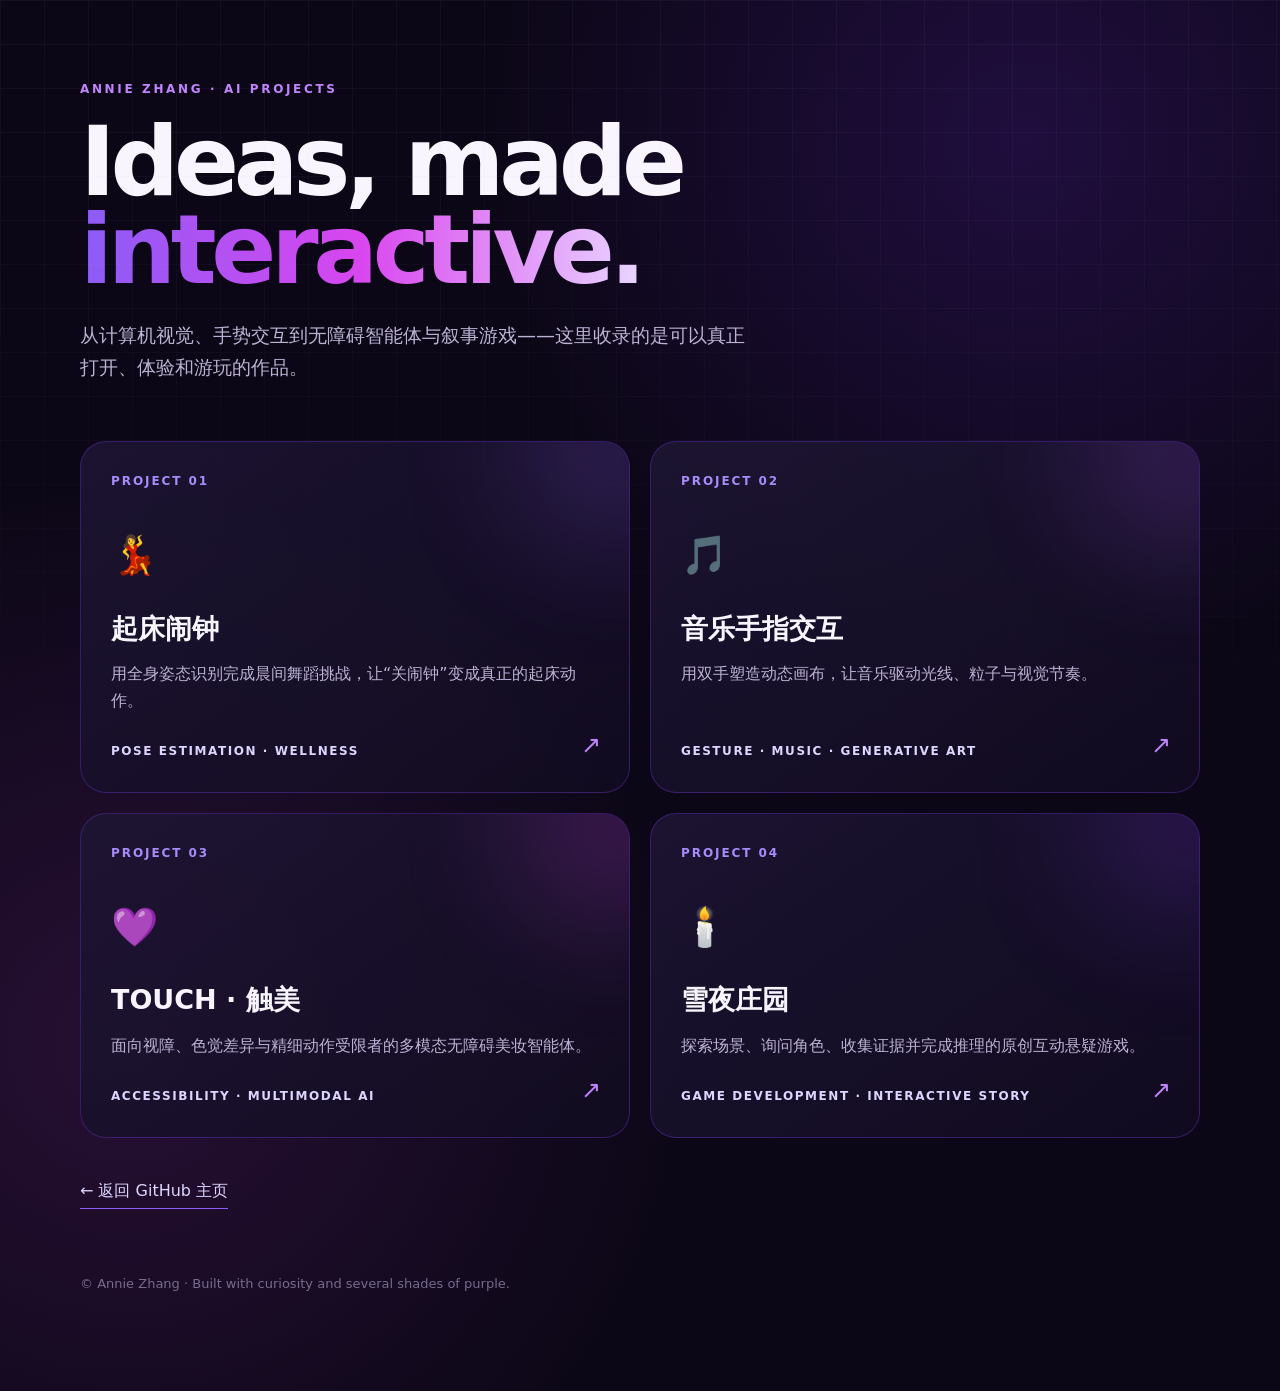
<file: site/index.html>
<!doctype html>
<html lang="zh-CN">
<head>
  <meta charset="utf-8">
  <meta name="viewport" content="width=device-width,initial-scale=1">
  <meta name="theme-color" content="#160b2d">
  <meta name="description" content="Annie Zhang 的 AI 交互作品集">
  <title>Annie · AI Portfolio</title>
  <style>
    :root{color-scheme:dark;--bg:#0c0717;--panel:#17102a;--line:#7c3aed55;--text:#f8f5ff;--muted:#bcb3d4;--violet:#8b5cf6;--lilac:#c084fc;--pink:#d946ef}
    *{box-sizing:border-box}html{scroll-behavior:smooth}body{margin:0;min-height:100vh;background:radial-gradient(circle at 80% 10%,#6d28d933,transparent 33%),radial-gradient(circle at 10% 75%,#d946ef22,transparent 36%),var(--bg);color:var(--text);font:16px/1.65 Inter,system-ui,-apple-system,"Segoe UI",sans-serif}
    body:before{content:"";position:fixed;inset:0;pointer-events:none;background-image:linear-gradient(#c4b5fd0c 1px,transparent 1px),linear-gradient(90deg,#c4b5fd0c 1px,transparent 1px);background-size:44px 44px;mask-image:linear-gradient(to bottom,black,transparent)}
    main{width:min(1120px,calc(100% - 36px));margin:auto;padding:80px 0 96px}.eyebrow{color:var(--lilac);font-size:12px;font-weight:800;letter-spacing:.22em}.hero{max-width:800px;margin-bottom:58px}h1{font-size:clamp(48px,9vw,96px);line-height:.92;letter-spacing:-.055em;margin:18px 0 26px}h1 em{font-style:normal;background:linear-gradient(90deg,var(--violet),var(--pink),#e9d5ff);-webkit-background-clip:text;color:transparent}.hero p{max-width:680px;color:var(--muted);font-size:19px}.grid{display:grid;grid-template-columns:repeat(2,minmax(0,1fr));gap:20px}.card{position:relative;display:flex;min-height:300px;flex-direction:column;padding:30px;border:1px solid var(--line);border-radius:26px;background:linear-gradient(145deg,#1e1634dd,#120c21dd);color:inherit;text-decoration:none;overflow:hidden;transition:.3s ease}.card:after{content:"";position:absolute;width:190px;height:190px;right:-80px;top:-80px;border-radius:50%;background:var(--glow,#8b5cf6);filter:blur(65px);opacity:.22;transition:.3s}.card:hover{transform:translateY(-6px);border-color:#c084fccc;box-shadow:0 24px 70px #0008}.card:hover:after{opacity:.42}.number{color:#a78bfa;font-size:12px;font-weight:800;letter-spacing:.16em}.icon{font-size:38px;margin:32px 0 20px}.card h2{margin:0 0 10px;font-size:27px}.card p{margin:0;color:var(--muted)}.meta{margin-top:auto;padding-top:28px;color:#ddd6fe;font-size:12px;font-weight:700;letter-spacing:.13em}.arrow{position:absolute;right:28px;bottom:26px;color:var(--lilac);font-size:24px}.back{display:inline-block;margin-top:40px;color:#ddd6fe;text-decoration:none;border-bottom:1px solid #8b5cf6;padding-bottom:4px}footer{margin-top:64px;color:#756c8e;font-size:13px}@media(max-width:720px){main{padding-top:52px}.grid{grid-template-columns:1fr}.card{min-height:260px}}
  </style>
</head>
<body>
  <main>
    <header class="hero">
      <div class="eyebrow">ANNIE ZHANG · AI PROJECTS</div>
      <h1>Ideas, made<br><em>interactive.</em></h1>
      <p>从计算机视觉、手势交互到无障碍智能体与叙事游戏——这里收录的是可以真正打开、体验和游玩的作品。</p>
    </header>
    <section class="grid" aria-label="AI 项目">
      <a class="card" href="dance-alarm.html" style="--glow:#8b5cf6">
        <span class="number">PROJECT 01</span><span class="icon">💃</span>
        <h2>起床闹钟</h2><p>用全身姿态识别完成晨间舞蹈挑战，让“关闹钟”变成真正的起床动作。</p>
        <span class="meta">POSE ESTIMATION · WELLNESS</span><span class="arrow">↗</span>
      </a>
      <a class="card" href="music-fingers.html" style="--glow:#a855f7">
        <span class="number">PROJECT 02</span><span class="icon">🎵</span>
        <h2>音乐手指交互</h2><p>用双手塑造动态画布，让音乐驱动光线、粒子与视觉节奏。</p>
        <span class="meta">GESTURE · MUSIC · GENERATIVE ART</span><span class="arrow">↗</span>
      </a>
      <a class="card" href="touch-beauty.html" style="--glow:#d946ef">
        <span class="number">PROJECT 03</span><span class="icon">💜</span>
        <h2>TOUCH · 触美</h2><p>面向视障、色觉差异与精细动作受限者的多模态无障碍美妆智能体。</p>
        <span class="meta">ACCESSIBILITY · MULTIMODAL AI</span><span class="arrow">↗</span>
      </a>
      <a class="card" href="snowbound-manor/" style="--glow:#7c3aed">
        <span class="number">PROJECT 04</span><span class="icon">🕯️</span>
        <h2>雪夜庄园</h2><p>探索场景、询问角色、收集证据并完成推理的原创互动悬疑游戏。</p>
        <span class="meta">GAME DEVELOPMENT · INTERACTIVE STORY</span><span class="arrow">↗</span>
      </a>
    </section>
    <a class="back" href="https://github.com/Annie-ZRM">← 返回 GitHub 主页</a>
    <footer>© Annie Zhang · Built with curiosity and several shades of purple.</footer>
  </main>
</body>
</html>
</file>
